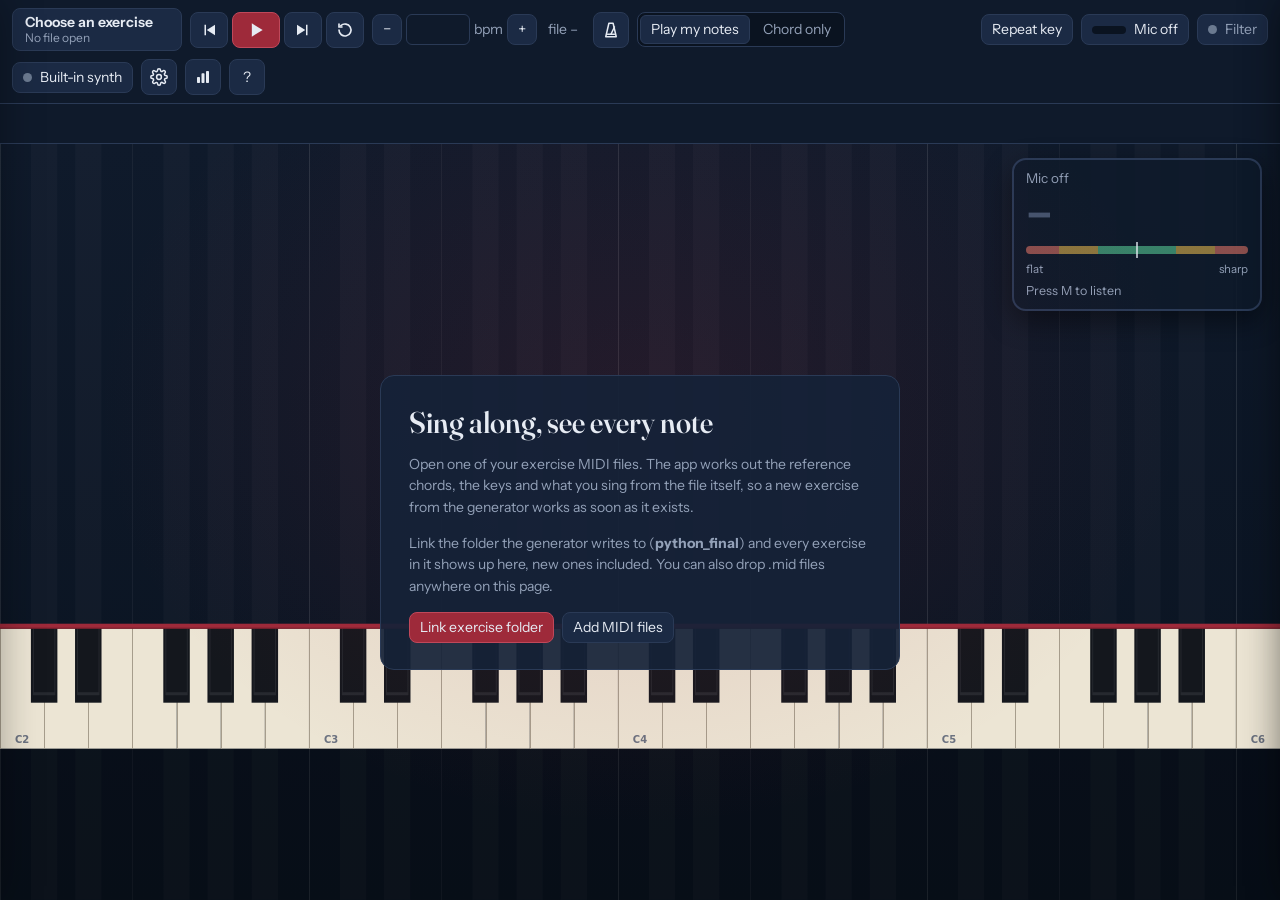
<file: index.html>
<!doctype html>
<html lang="en">
<head>
<meta charset="utf-8">
<meta name="viewport" content="width=device-width,initial-scale=1">
<title>Scales Feedback</title>
<meta name="description" content="Sing your scale exercises along with the piano and see whether you hit each note.">
<link rel="icon" href="data:image/svg+xml,%3Csvg xmlns='http://www.w3.org/2000/svg' viewBox='0 0 32 32'%3E%3Crect width='32' height='32' rx='7' fill='%230f1a2b'/%3E%3Crect x='5' y='20' width='22' height='3' fill='%239e2a3a'/%3E%3Crect x='8' y='7' width='5' height='11' rx='2' fill='%23d4b26a'/%3E%3Crect x='17' y='4' width='5' height='14' rx='2' fill='%238bd3f7'/%3E%3C/svg%3E">
<link rel="manifest" href="manifest.webmanifest">
<meta name="theme-color" content="#0f1a2b">
<link rel="apple-touch-icon" href="icons/icon-192.png">
<link rel="preconnect" href="https://fonts.googleapis.com">
<link rel="preconnect" href="https://fonts.gstatic.com" crossorigin>
<link rel="stylesheet" href="https://fonts.googleapis.com/css2?family=Fraunces:opsz,wght@9..144,400..700&family=Instrument+Sans:wght@400..700&display=swap">
<link rel="stylesheet" href="css/app.css?v=13">
</head>
<body>
<header class="bar">
  <button id="libBtn" class="ex-btn" title="Choose an exercise (E)"><span id="exName">Choose an exercise</span><span id="exSub" class="sub">No file open</span></button>

  <div class="group transport" aria-label="Transport">
    <button id="prevBtn" title="Previous key (←)" aria-label="Previous key"><svg width="18" height="18" viewBox="0 0 24 24" fill="currentColor"><path d="M6 5h2v14H6zM20 5v14L9 12z"/></svg></button>
    <button id="playBtn" class="play" title="Play or pause (Space)" aria-label="Play"><svg id="playIcon" width="20" height="20" viewBox="0 0 24 24" fill="currentColor"><path d="M7 4v16l13-8z"/></svg></button>
    <button id="nextBtn" title="Next key (→)" aria-label="Next key"><svg width="18" height="18" viewBox="0 0 24 24" fill="currentColor"><path d="M16 5h2v14h-2zM4 5v14l11-7z"/></svg></button>
    <button id="restartBtn" title="Back to the start (Home)" aria-label="Back to the start"><svg width="18" height="18" viewBox="0 0 24 24" fill="none" stroke="currentColor" stroke-width="2.2" stroke-linecap="round"><path d="M4 12a8 8 0 1 0 2.5-5.8"/><path d="M4 4v4h4"/></svg></button>
  </div>

  <div class="group tempo" aria-label="Tempo">
    <button id="bpmDown" title="Slower (↓, Shift for 1)" aria-label="Slower">−</button>
    <label class="bpm"><input id="bpmIn" type="number" min="20" max="400" step="1" aria-label="Tempo in beats per minute"><span>bpm</span></label>
    <button id="bpmUp" title="Faster (↑, Shift for 1)" aria-label="Faster">+</button>
    <button id="bpmReset" class="link" title="Back to the tempo written in the file">file <span id="bpmFile">–</span></button>
    <button id="metroBtn" class="icon-btn" title="Metronome: clicks on the beat of the exercise (K)" aria-label="Metronome" aria-pressed="false"><svg width="18" height="18" viewBox="0 0 24 24" fill="none" stroke="currentColor" stroke-width="2" stroke-linejoin="round" stroke-linecap="round"><path d="M9.2 3h5.6l4.2 18H5z"/><path d="M12 17.5l4.6-9.5"/><path d="M7.4 17.5h9.2"/></svg></button>
  </div>

  <div class="group seg" id="guideSeg" aria-label="What the piano plays while you sing">
    <button data-guide="on" aria-pressed="true" title="The piano plays the notes you sing (G)">Play my notes</button>
    <button data-guide="off" aria-pressed="false" title="Only the chord sounds; the notes keep their timing on screen (G)">Chord only</button>
  </div>

  <div class="group seg" id="voiceSeg" hidden aria-label="Which voice you sing"></div>

  <div class="spacer"></div>

  <button id="loopBtn" title="Repeat this key until you turn it off (L)" aria-pressed="false">Repeat key</button>
  <button id="micBtn" class="mic" title="Listen through the microphone (M)" aria-pressed="false"><span class="meter"><i id="micMeter"></i></span><span id="micLabel">Mic off</span></button>
  <button id="filterBtn" class="out" title="Take the piano out of what the mic hears (F)" aria-pressed="false"><span class="dot" id="filterDot"></span><span>Filter</span></button>
  <button id="outBtn" class="out" title="Sound: where the notes play"><span class="dot" id="outDot"></span><span id="outLabel">Synth</span></button>
  <button id="setBtn" class="icon-btn" title="Settings (S)" aria-label="Settings"><svg width="18" height="18" viewBox="0 0 24 24" fill="none" stroke="currentColor" stroke-width="2"><circle cx="12" cy="12" r="3.2"/><path d="M19.4 15a1.7 1.7 0 0 0 .3 1.8l.1.1a2 2 0 1 1-2.8 2.8l-.1-.1a1.7 1.7 0 0 0-1.8-.3 1.7 1.7 0 0 0-1 1.5V21a2 2 0 1 1-4 0v-.1a1.7 1.7 0 0 0-1.1-1.5 1.7 1.7 0 0 0-1.8.3l-.1.1a2 2 0 1 1-2.8-2.8l.1-.1a1.7 1.7 0 0 0 .3-1.8 1.7 1.7 0 0 0-1.5-1H3a2 2 0 1 1 0-4h.1a1.7 1.7 0 0 0 1.5-1.1 1.7 1.7 0 0 0-.3-1.8l-.1-.1a2 2 0 1 1 2.8-2.8l.1.1a1.7 1.7 0 0 0 1.8.3H9a1.7 1.7 0 0 0 1-1.5V3a2 2 0 1 1 4 0v.1a1.7 1.7 0 0 0 1 1.5 1.7 1.7 0 0 0 1.8-.3l.1-.1a2 2 0 1 1 2.8 2.8l-.1.1a1.7 1.7 0 0 0-.3 1.8V9a1.7 1.7 0 0 0 1.5 1H21a2 2 0 1 1 0 4h-.1a1.7 1.7 0 0 0-1.5 1z"/></svg></button>
  <button id="resBtn" class="icon-btn" title="Results (R)" aria-label="Results"><svg width="18" height="18" viewBox="0 0 24 24" fill="currentColor"><rect x="4" y="12" width="4" height="8" rx="1"/><rect x="10" y="7" width="4" height="13" rx="1"/><rect x="16" y="4" width="4" height="16" rx="1"/></svg></button>
  <button id="helpBtn" class="icon-btn" title="Keyboard shortcuts (?)" aria-label="Keyboard shortcuts">?</button>
</header>

<nav id="keys" class="keys" aria-label="Keys in this exercise"></nav>

<main id="stage">
  <canvas id="cv"></canvas>
  <div class="hud" aria-live="polite">
    <div class="hud-left" id="hudLeft">
      <div id="hudKey" class="keyname"></div>
      <div id="hudInfo" class="info"></div>
    </div>
    <div class="tuner" id="tuner">
      <div class="t-head"><span id="tTarget">Mic off</span><span id="tSyl" class="syl"></span></div>
      <div class="t-main"><span id="tNote" class="t-note">–</span><span id="tCents" class="t-cents"></span></div>
      <div class="t-meter" aria-hidden="true"><div id="tZones" class="zones"></div><i class="mid"></i><i id="tNeedle" class="needle"></i></div>
      <div class="t-scale" aria-hidden="true"><span>flat</span><span>sharp</span></div>
      <div class="t-foot"><span id="tState">Press M to listen</span><span id="tLast"></span></div>
    </div>
  </div>
  <div id="toast" class="toast" hidden></div>
  <div id="calib" class="calib" hidden>
    <div class="big" style="font-weight:650;font-size:16px">Stay quiet for a few seconds</div>
    <div class="hint" id="calibWhat" style="color:var(--muted);margin-top:4px">The piano plays a run of notes so the app can learn how it sounds in your room.</div>
    <div class="prog"><i id="calibProg"></i></div>
  </div>
  <div id="empty" class="empty">
    <div class="card">
      <h1>Sing along, see every note</h1>
      <p>Open one of your exercise MIDI files. The app works out the reference chords, the keys and what you sing from the file itself, so a new exercise from the generator works as soon as it exists.</p>
      <p>Link the folder the generator writes to (<b>python_final</b>) and every exercise in it shows up here, new ones included. You can also drop .mid files anywhere on this page.</p>
      <div class="row">
        <button id="emptyLink" class="primary">Link exercise folder</button>
        <button id="emptyAdd">Add MIDI files</button>
      </div>
    </div>
  </div>
</main>

<!-- library -->
<aside id="lib" class="drawer left" aria-label="Exercises">
  <header><h2>Exercises</h2><button class="link" data-close>Close</button></header>
  <div id="folderBox"></div>
  <div class="row" style="margin-top:8px">
    <button id="addFilesBtn">Add MIDI files</button>
    <input id="fileIn" type="file" accept=".mid,.midi,audio/midi" multiple hidden>
    <input id="dirIn" type="file" webkitdirectory hidden>
  </div>
  <p class="hint">Files you add are kept in this browser. Drop them anywhere on the page too.</p>
  <input id="libSearch" type="search" placeholder="Find an exercise" style="width:100%;margin-top:6px" aria-label="Find an exercise">
  <div id="libList" class="lib-list"></div>
</aside>

<!-- settings -->
<aside id="set" class="drawer right" aria-label="Settings">
  <header><h2>Settings</h2><button class="link" data-close>Close</button></header>

  <h3>Sound</h3>
  <div class="seg" id="outSeg" style="display:inline-flex" aria-label="Where the notes play">
    <button data-out="midi">Piano</button>
    <button data-out="samples">Samples</button>
    <button data-out="synth">Built-in</button>
  </div>
  <div id="outStatus" class="status"></div>
  <div id="pianoBox" class="sub-box">
    <div class="field"><label for="midiPort">MIDI output</label><select id="midiPort"></select></div>
    <div class="field"><label for="midiCh">MIDI channel</label><select id="midiCh"></select></div>
    <div class="field full"><label for="refSel">The piano's USB audio</label><select id="refSel"></select><div class="lvl" aria-hidden="true"><i id="refLvl"></i></div></div>
    <div id="refInStatus" class="status"></div>
    <div class="row"><button id="refAsk" hidden>Ask Chrome for the piano’s input</button></div>
    <p class="hint">With the P-225 connected by USB it shows up as an input called Line (P-Series). Hear me over the piano uses it to take the piano out of what the mic hears.</p>
    <p class="hint" id="fileHint" hidden>Opened straight from the disk, Chrome hides the inputs and asks for each one, every time: once for the mic, then again for the piano (choose Line (P-Series) in its box). Open the app from <a href="https://yonabenreuven2.github.io/scales-feedback/">its GitHub Pages address</a> instead and it connects to both by itself.</p>
    <label class="check"><input type="checkbox" id="pedalOn"> The piano's sustain pedal plays and pauses</label>
  </div>
  <div id="samplesBox" class="sub-box">
    <div id="samplesInfo" class="status"></div>
    <div class="row"><button id="importSamples">Import samples zip</button><button id="removeSamples">Remove the samples</button></div>
    <input id="zipIn" type="file" accept=".zip,application/zip" hidden>
    <p class="hint">A zip of mNNN_name_vVVV.wav recordings, like the one recorded from the P-225. It stays in this browser and is never uploaded.</p>
  </div>
  <div id="synthBox" class="sub-box">
    <p class="hint">A simple piano-like sound made in the browser: nothing to set up.</p>
  </div>
  <div class="field"><label for="velAcc">Chord touch</label><span class="val" id="velAccV"></span><input id="velAcc" type="range" min="1" max="127" style="grid-column:1/-1"></div>
  <div class="field"><label for="velSing">Your notes touch</label><span class="val" id="velSingV"></span><input id="velSing" type="range" min="1" max="127" style="grid-column:1/-1"></div>
  <p class="hint">How hard the notes are played (the files are written at full velocity), and so how loud. Keys you click on the screen play at your notes’ touch.</p>
  <div class="field"><label for="metroVol">Metronome</label><span class="val" id="metroVolV"></span><input id="metroVol" type="range" min="5" max="100" step="5" style="grid-column:1/-1"></div>

  <h3>Microphone</h3>
  <div class="field full"><label for="micSel">Microphone</label><select id="micSel"></select><div class="lvl" aria-hidden="true"><i id="micLvl"></i></div></div>
  <div id="micStatus" class="status" role="status"></div>
  <div id="micWarn" class="warn" hidden></div>
  <div class="field"><label for="gate">Ignore sounds below</label><span class="val" id="gateV"></span><input id="gate" type="range" min="-80" max="-20" step="1" style="grid-column:1/-1"></div>
  <div class="field"><label for="lat">Mic delay</label><span class="val" id="latV"></span><input id="lat" type="range" min="0" max="250" step="5" style="grid-column:1/-1"></div>
  <p class="hint">If your pitch line below the keys trails the notes, raise the mic delay until they line up.</p>

  <h3>Hear me over the piano</h3>
  <label class="check"><input type="checkbox" id="refOn"> Take the piano’s sound out of what the mic hears</label>
  <p class="hint">For singing without headphones. <span id="refWhat"></span> The app learns how that sound reaches your mic and subtracts it, so only your voice is left. Calibrate once with the mic where you sing: it learns every key in a few seconds and remembers them.</p>
  <div id="refStatus" class="status"></div>
  <div id="refBox">
    <div class="row"><button id="calibBtn">Calibrate (15 to 20 seconds, stay quiet)</button><button id="refForget" class="link">Forget what it learned</button></div>
    <label class="check"><input type="checkbox" id="filterGuide"> Use it in Play my notes</label>
    <label class="check"><input type="checkbox" id="filterChord"> Use it in Chord only</label>
    <p class="hint">In Chord only nothing plays while you sing, so by default the mic is heard as it is there. The Filter button at the top switches it for the mode you’re in.</p>
  </div>
  <div class="row"><button id="devReport" class="link">Copy a device report</button><button id="recSave" class="link">Save the last 40 seconds</button><a class="link" href="lab.html" target="_blank" rel="noopener">Open the filter lab</a></div>
  <p class="hint">If the mic or the piano’s input won’t work, the report copies what the browser says about your inputs, to paste into a message. If it doesn’t hear you well over the piano, sing an exercise and then save the last 40 seconds: a sound file of what the mic and the piano’s sound were, with what the app made of each moment, so the filter can be tuned to your room. The filter lab runs a short test and lets you hear what the filter leaves. Nothing is uploaded.</p>
  <textarea id="devReportOut" class="report" rows="8" readonly hidden></textarea>

  <h3>Judging</h3>
  <div class="field"><label for="tol">Counts as hit within</label><span class="val" id="tolV"></span><input id="tol" type="range" min="10" max="60" step="5" style="grid-column:1/-1"></div>
  <div class="field"><label for="grace">Not judged at each note's start and end</label><span class="val" id="graceV"></span><input id="grace" type="range" min="0" max="300" step="10" style="grid-column:1/-1"></div>
  <p class="hint">While your voice moves from one note to the next. Up to a third of a note at each end, so short notes are still judged.</p>
  <label class="check"><input type="checkbox" id="octFree"> Any octave counts</label>

  <h3>Practice</h3>
  <label class="check"><input type="checkbox" id="skipOn"> Skip keys outside my range</label>
  <div class="row range-pair"><label for="rangeLo">From</label><input id="rangeLo" type="text" value="E2"><label for="rangeHi">to</label><input id="rangeHi" type="text" value="A4"></div>
  <label class="check"><input type="checkbox" id="shuffleOn"> Shuffle the keys</label>
  <div class="field"><label for="preroll">Lead-in before the first chord</label><span class="val" id="prerollV"></span><input id="preroll" type="range" min="0" max="4" step="0.5" style="grid-column:1/-1"></div>

  <h3>View</h3>
  <div class="field"><label for="kbView">The keyboard shows</label><select id="kbView"><option value="fit">The whole exercise</option><option value="all">All 88 keys</option><option value="zoom">A set number of keys</option></select></div>
  <div class="field" id="kbWhitesRow"><label for="kbWhites">Keys across</label><span class="val" id="kbWhitesV"></span><input id="kbWhites" type="range" min="8" max="52" step="1" style="grid-column:1/-1"></div>
  <p class="hint">Zoomed in, it scrolls by itself to keep what’s coming (and your voice) in view; drag the notes sideways or use the wheel to look around. Ctrl + wheel or + and − zoom, 0 shows the whole exercise.</p>
  <div class="field"><label for="ahead">Notes visible ahead</label><span class="val" id="aheadV"></span><input id="ahead" type="range" min="1.5" max="8" step="0.5" style="grid-column:1/-1"></div>
  <div class="field"><label for="labels">Note labels</label><select id="labels"><option value="solfege">Solfège (movable do)</option><option value="names">Note names</option><option value="none">None</option></select></div>
  <label class="check"><input type="checkbox" id="histOn"> Show my pitch below the keys</label>
  <div class="row"><span class="hint" style="margin:0">Drag the keyboard’s top or bottom edge to resize it, or the strip below it.</span><button id="kbReset" class="link">Reset the sizes</button></div>
  <div class="field"><label for="feedback">While I sing, show</label><select id="feedback"><option value="all">How I’m doing</option><option value="where">Only where I’m singing</option><option value="none">Nothing until the end</option></select></div>
  <div class="field" id="boxPlaceRow"><label for="boxPlace">The box</label><select id="boxPlace"><option value="right">Stays on the right</option><option value="move">Moves out of the notes’ way</option></select></div>

  <h3>This exercise</h3>
  <div id="exInfo" class="hint"></div>
  <div id="partsBox"></div>
</aside>

<!-- results -->
<aside id="res" class="drawer right wide" aria-label="Results">
  <header><h2>Results</h2><div class="seg tabs" id="resTabs"><button data-tab="run" aria-pressed="true">This run</button><button data-tab="time" aria-pressed="false">Over time</button></div><button class="link" data-close>Close</button></header>
  <div id="resRun"></div>
  <div id="resTime" hidden></div>
</aside>

<div id="help" class="modal" hidden>
  <div class="card" role="dialog" aria-label="Keyboard shortcuts">
    <h2>Keyboard shortcuts</h2>
    <div class="keys-table">
      <kbd>Space</kbd><span>Play or pause</span>
      <kbd>←</kbd><span>Back to the start of this key, then the key before</span>
      <kbd>→</kbd><span>Next key</span>
      <kbd>↑ ↓</kbd><span>Tempo up or down by 5 (with Shift, by 1)</span>
      <kbd>Home</kbd><span>Back to the first key</span>
      <kbd>G</kbd><span>Play my notes or chord only</span>
      <kbd>V</kbd><span>Next voice (in exercises with voices)</span>
      <kbd>L</kbd><span>Repeat this key</span>
      <kbd>M</kbd><span>Microphone on or off</span>
      <kbd>F</kbd><span>Filter on or off, in the mode you’re in</span>
      <kbd>K</kbd><span>Metronome</span>
      <kbd>H</kbd><span>While you sing, show how you’re doing, only where you sing, or nothing</span>
      <kbd>+ −</kbd><span>Zoom the keyboard in or out (0: the whole exercise)</span>
      <kbd>N</kbd><span>Note labels: solfège, names, none</span>
      <kbd>[ ]</kbd><span>Notes fall slower or faster</span>
      <kbd>E</kbd><span>Exercises</span>
      <kbd>S</kbd><span>Settings</span>
      <kbd>R</kbd><span>Results</span>
      <kbd>?</kbd><span>This list</span>
    </div>
    <p class="hint" style="color:var(--muted);margin-top:14px">Dashed notes are yours to sing without the piano. Brass notes are the piano's chords; the mic never listens to them.</p>
    <p class="hint" style="color:var(--muted)">Click or drag along the keys to play them. Drag the keyboard’s top or bottom edge to make it, or the strip under it, taller (double-click the edge to undo). Zoomed in, drag the notes sideways or use the wheel to scroll.</p>
    <div class="row" style="justify-content:flex-end;margin-top:8px"><button data-close>Close</button></div>
  </div>
</div>

<script src="js/core.js?v=13"></script>
<script src="js/midifile.js?v=13"></script>
<script src="js/analyze.js?v=13"></script>
<script src="js/player.js?v=13"></script>
<script src="js/pitch.js?v=13"></script>
<script src="js/echo.js?v=13"></script>
<script src="js/ears.js?v=13"></script>
<script src="js/scoring.js?v=13"></script>
<script src="js/report.js?v=13"></script>
<script src="js/outputs.js?v=13"></script>
<script src="js/samples.js?v=13"></script>
<script src="js/listen.js?v=13"></script>
<script src="js/library.js?v=13"></script>
<script src="js/render.js?v=13"></script>
<script src="js/results.js?v=13"></script>
<script src="js/app.js?v=13"></script>
<script src="js/pwa.js?v=13"></script>
</body>
</html>
</file>
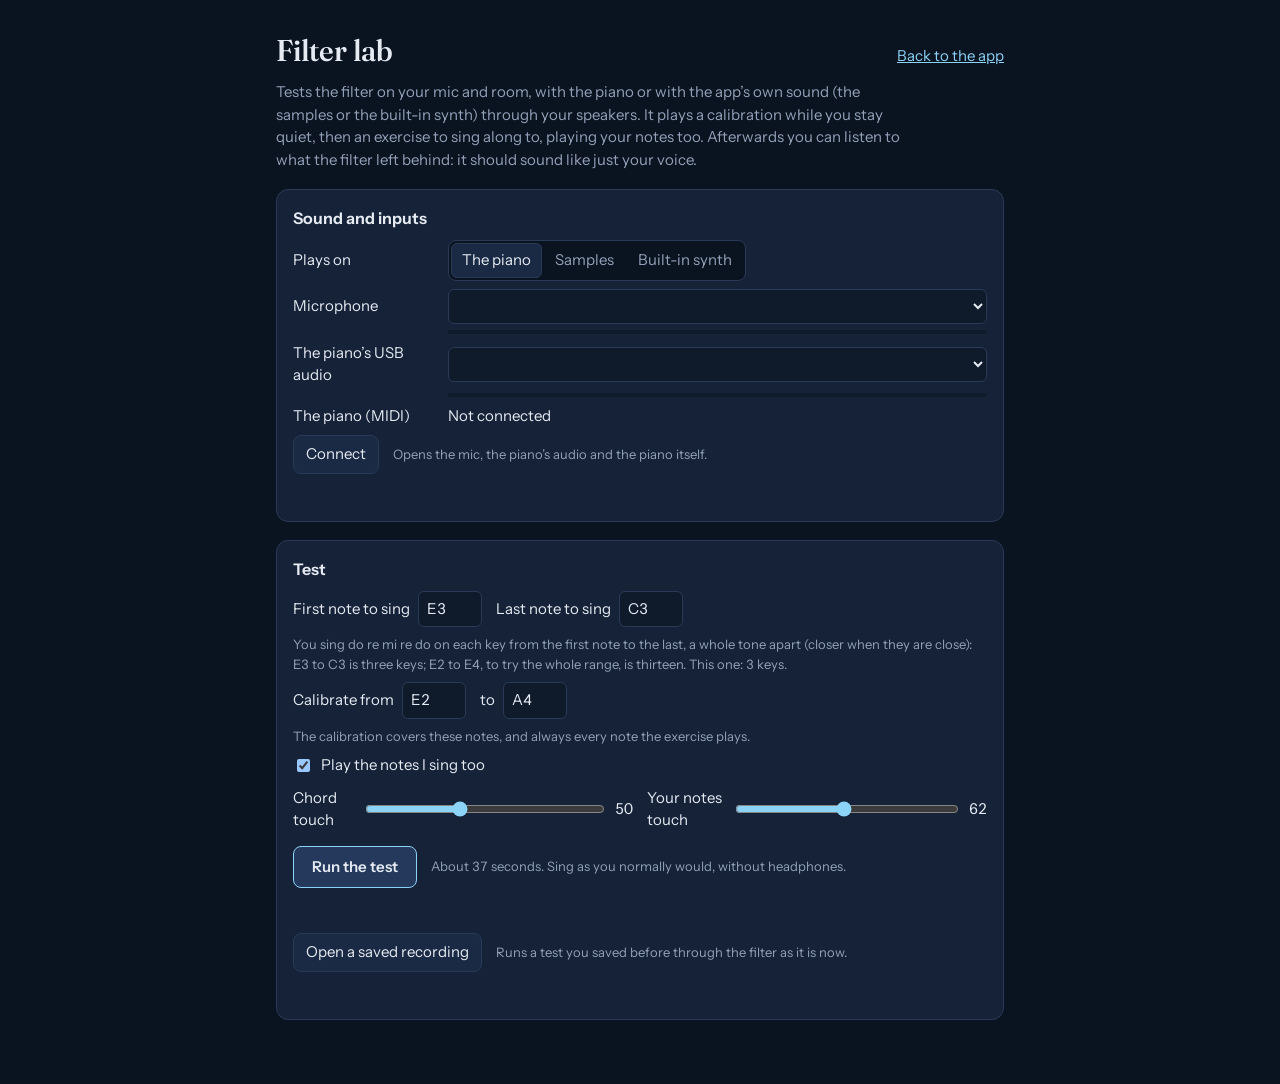
<file: lab.html>
<!doctype html>
<html lang="en">
<head>
<meta charset="utf-8">
<meta name="viewport" content="width=device-width,initial-scale=1">
<title>Filter lab</title>
<meta name="description" content="Test the piano filter of Scales Feedback on your own piano, mic and room, and hear what it leaves.">
<link rel="icon" href="data:image/svg+xml,%3Csvg xmlns='http://www.w3.org/2000/svg' viewBox='0 0 32 32'%3E%3Crect width='32' height='32' rx='7' fill='%230f1a2b'/%3E%3Crect x='5' y='20' width='22' height='3' fill='%239e2a3a'/%3E%3Crect x='8' y='7' width='5' height='11' rx='2' fill='%23d4b26a'/%3E%3Crect x='17' y='4' width='5' height='14' rx='2' fill='%238bd3f7'/%3E%3C/svg%3E">
<meta name="theme-color" content="#0f1a2b">
<link rel="preconnect" href="https://fonts.googleapis.com">
<link rel="preconnect" href="https://fonts.gstatic.com" crossorigin>
<link rel="stylesheet" href="https://fonts.googleapis.com/css2?family=Fraunces:opsz,wght@9..144,400..700&family=Instrument+Sans:wght@400..700&display=swap">
<style>
:root {
  --ink: #0f1a2b;
  --ink-deep: #0a1320;
  --panel: #152238;
  --panel-2: #1b2a44;
  --line: #2a3a56;
  --text: #e6ebf3;
  --muted: #93a1b8;
  --voice: #8bd3f7;
  --hit: #5bd69b;
  --close: #f2c14e;
  --off: #f07a6a;
  --radius: 8px;
  --ui: 'Instrument Sans', system-ui, -apple-system, 'Segoe UI', Roboto, sans-serif;
  --serif: 'Fraunces', Georgia, 'Times New Roman', serif;
  color-scheme: dark;
}
* { box-sizing: border-box; }
[hidden] { display: none !important; }
body { margin: 0; background: var(--ink-deep); color: var(--text); font: 15px/1.5 var(--ui); font-feature-settings: 'tnum' 1; }
main { max-width: 760px; margin: 0 auto; padding: 28px 16px 64px; }
header { display: flex; align-items: baseline; justify-content: space-between; gap: 12px; }
h1 { font-family: var(--serif); font-weight: 560; font-size: 30px; margin: 0; font-variation-settings: 'opsz' 72; }
h2 { font-size: 16px; font-weight: 650; margin: 0 0 10px; }
h3 { font-size: 14px; font-weight: 600; margin: 18px 0 8px; color: var(--muted); }
a { color: var(--voice); }
p { margin: 8px 0; }
.lead { color: var(--muted); max-width: 64ch; }
section { background: var(--panel); border: 1px solid var(--line); border-radius: 12px; padding: 16px; margin-top: 18px; }
button, input, select { font: inherit; color: inherit; }
button { background: var(--panel-2); border: 1px solid var(--line); border-radius: var(--radius); padding: 7px 12px; cursor: pointer; }
button:hover { border-color: #3d5174; }
button:disabled { opacity: 0.45; cursor: default; }
button.main { background: #24395c; border-color: var(--voice); font-weight: 600; padding: 9px 18px; }
button.playing { border-color: var(--voice); color: var(--voice); }
:focus-visible { outline: 2px solid var(--voice); outline-offset: 2px; }
select, input[type='text'] { background: var(--ink); border: 1px solid var(--line); border-radius: 6px; padding: 6px 8px; }
input[type='text'] { width: 64px; }
input[type='range'] { accent-color: var(--voice); width: 100%; }
.dev { display: grid; grid-template-columns: 9.5em 1fr; gap: 6px 12px; align-items: center; margin: 8px 0; }
.dev select { width: 100%; min-width: 0; }
.lvl { grid-column: 2; height: 4px; background: var(--ink); border-radius: 2px; overflow: hidden; }
.lvl i { display: block; height: 100%; width: 0; background: var(--hit); transition: width 60ms linear; }
.row { display: flex; gap: 10px 14px; align-items: center; flex-wrap: wrap; }
.field { display: flex; align-items: center; gap: 8px; }
.status { color: var(--muted); font-size: 14px; margin: 10px 0 0; min-height: 1.5em; }
.status.ok { color: var(--hit); }
.status.bad { color: var(--off); }
.prog { height: 6px; background: var(--ink); border-radius: 3px; overflow: hidden; margin-top: 10px; }
.prog i { display: block; height: 100%; width: 0; background: var(--voice); }
.big { font-size: 22px; margin: 6px 0 2px; font-family: var(--serif); font-variation-settings: 'opsz' 48; }
.nums { display: grid; grid-template-columns: repeat(auto-fit, minmax(160px, 1fr)); gap: 12px; margin: 6px 0 14px; }
.num { background: var(--ink); border: 1px solid var(--line); border-radius: 10px; padding: 10px 12px; }
.num b { display: block; font-size: 24px; font-weight: 600; }
.num span { color: var(--muted); font-size: 13px; }
canvas { width: 100%; height: 150px; display: block; background: var(--ink); border: 1px solid var(--line); border-radius: 10px; }
canvas.tall { height: 220px; }
.dot { display: inline-block; width: 8px; height: 8px; border-radius: 50%; vertical-align: middle; margin-right: 3px; }
.dot:last-of-type { margin-right: 6px; }
.dot.ring { background: transparent; border: 1.5px solid var(--muted); width: 7px; height: 7px; }
.legend { display: flex; gap: 16px; color: var(--muted); font-size: 13px; margin: 6px 0 14px; flex-wrap: wrap; }
.legend i { display: inline-block; width: 18px; height: 3px; vertical-align: middle; margin-right: 6px; border-radius: 2px; }
.legend > span { white-space: nowrap; }
.players { display: grid; gap: 8px; }
.players button { text-align: left; display: flex; justify-content: space-between; gap: 12px; }
.players button small { color: var(--muted); }
.hint { color: var(--muted); font-size: 13px; }
.seg { justify-self: start; display: inline-flex; background: var(--ink-deep); border: 1px solid var(--line); border-radius: var(--radius); padding: 2px; gap: 2px; }
.seg button { border: 1px solid transparent; background: none; padding: 5px 10px; border-radius: 6px; color: var(--muted); }
.seg button[aria-pressed='true'] { background: var(--panel-2); border-color: var(--line); color: var(--text); }
/* how much of each note it heard, low to high */
.by-note { display: grid; grid-template-columns: repeat(auto-fill, minmax(74px, 1fr)); gap: 6px; margin: 0 0 12px; }
.by-note div { background: var(--ink); border: 1px solid var(--line); border-radius: 8px; padding: 6px 8px; font-size: 13px; }
.by-note b { display: block; font-size: 17px; font-weight: 600; }
.by-note i { display: block; height: 4px; border-radius: 2px; background: var(--ink-deep); margin-top: 5px; overflow: hidden; }
.by-note i span { display: block; height: 100%; background: var(--hit); }
@media (max-width: 520px) { .dev { grid-template-columns: 1fr; } .lvl { grid-column: 1; } }
</style>
</head>
<body>
<main>
  <header>
    <h1>Filter lab</h1>
    <a href="./">Back to the app</a>
  </header>
  <p class="lead">Tests the filter on your mic and room, with the piano or with the app’s own sound (the samples or the built-in synth) through your speakers. It plays a calibration while you stay quiet, then an exercise to sing along to, playing your notes too. Afterwards you can listen to what the filter left behind: it should sound like just your voice.</p>

  <section>
    <h2>Sound and inputs</h2>
    <div class="dev"><span>Plays on</span><div class="seg" id="outSeg" role="group" aria-label="What plays the notes"><button data-out="midi" aria-pressed="true">The piano</button><button data-out="samples" aria-pressed="false">Samples</button><button data-out="synth" aria-pressed="false">Built-in synth</button></div></div>
    <div class="dev"><label for="micSel">Microphone</label><select id="micSel"></select><div class="lvl" aria-hidden="true"><i id="micLvl"></i></div></div>
    <div class="dev piano-only"><label for="refSel">The piano’s USB audio</label><select id="refSel"></select><div class="lvl" aria-hidden="true"><i id="refLvl"></i></div></div>
    <div class="dev piano-only"><span>The piano (MIDI)</span><span id="midiName">Not connected</span></div>
    <div class="dev app-only" hidden><span>What it removes</span><span id="appName">The app’s own sound, as it goes to the speakers</span></div>
    <div class="row"><button id="connectBtn">Connect</button><span class="hint" id="connectHint">Opens the mic, the piano’s audio and the piano itself.</span></div>
    <p id="devStatus" class="status"></p>
  </section>

  <section>
    <h2>Test</h2>
    <div class="row">
      <label class="field">First note to sing <input id="firstNote" type="text" value="E3"></label>
      <label class="field">Last note to sing <input id="lastNote" type="text" value="C3"></label>
    </div>
    <p class="hint">You sing do re mi re do on each key from the first note to the last, a whole tone apart (closer when they are close): E3 to C3 is three keys; E2 to E4, to try the whole range, is thirteen. <span id="estimate"></span></p>
    <div class="row">
      <label class="field">Calibrate from <input id="loNote" type="text" value="E2"></label>
      <label class="field">to <input id="hiNote" type="text" value="A4"></label>
    </div>
    <p class="hint">The calibration covers these notes, and always every note the exercise plays.</p>
    <div class="row">
      <label class="field"><input id="guideOn" type="checkbox" checked> Play the notes I sing too</label>
    </div>
    <div class="row" style="margin-top:10px">
      <label class="field" style="flex:1;min-width:200px">Chord touch <input id="velAcc" type="range" min="1" max="127" value="50"><span id="velAccV">50</span></label>
      <label class="field" style="flex:1;min-width:200px">Your notes touch <input id="velSing" type="range" min="1" max="127" value="62"><span id="velSingV">62</span></label>
    </div>
    <div class="row" style="margin-top:14px"><button id="runBtn" class="main">Run the test</button><span class="hint" id="runHint">Sing as you normally would, without headphones.</span></div>
    <p id="phase" class="big" hidden></p>
    <div class="prog" id="progBox" hidden><i id="prog"></i></div>
    <p id="runStatus" class="status"></p>
    <div class="row" style="margin-top:14px"><button id="openBtn">Open a saved recording</button><input id="openFile" type="file" accept=".wav,audio/wav" hidden><span class="hint">Runs a test you saved before through the filter as it is now.</span></div>
    <p id="openStatus" class="status"></p>
  </section>

  <section id="results" hidden>
    <h2>What the filter did</h2>
    <div class="nums">
      <div class="num"><b id="nDelay">–</b><span id="nDelayNote">Delay from the piano’s audio to the mic</span></div>
      <div class="num"><b id="nCal">–</b><span id="nCalNote">Piano removed while you were quiet</span></div>
      <div class="num"><b id="nSing">–</b><span>Of your sung notes it could hear</span></div>
      <div class="num"><b id="nVoice">–</b><span id="nVoiceNote">Your voice against the piano playing your notes, at the mic (above 0: you were louder)</span></div>
    </div>
    <p id="verdict"></p>
    <h3>What it heard you sing</h3>
    <div id="byNote" class="by-note"></div>
    <canvas id="pitchChart" class="tall" width="1400" height="440" aria-label="Pitch over time: the notes to sing, and the pitch the app heard"></canvas>
    <div class="legend"><span><i style="background:#2c4a73;height:10px"></i>The notes to sing</span><span><b class="dot" style="background:#5bd69b"></b><b class="dot" style="background:#f2c14e"></b><b class="dot" style="background:#f07a6a"></b>Heard as you: on pitch, close, off</span><span><b class="dot ring"></b>A pitch it read but couldn’t tell from the piano</span></div>
    <h3>Level over time</h3>
    <canvas id="chart" width="1400" height="300" aria-label="Level over time: the mic, and what was left after removing the piano"></canvas>
    <div class="legend"><span><i style="background:#c3cddc;height:4px"></i>The mic</span><span><i style="background:#8bd3f7"></i>What’s left after removing the piano</span><span><i style="background:#2a3a56;height:10px"></i>Calibration</span><span><i style="background:#24395c;height:10px"></i>Your sung notes</span></div>
    <div class="row" style="margin-bottom:10px"><label class="field"><input id="wholeOn" type="checkbox"> Play the whole test, not just the singing</label></div>
    <div class="players">
      <button data-track="mic">The mic <small>the piano and you, as the room heard it</small></button>
      <button data-track="post">What’s left <small>after removing the piano: should be mostly your voice</small></button>
      <button data-track="res">Before the clean-up <small>what the room filter alone leaves</small></button>
      <button data-track="echo"><span id="echoLabel">The piano, as the filter predicts the mic hears it</span> <small>what it removes</small></button>
      <button data-track="ref"><span id="refLabel">The piano’s own audio</span> <small id="refSmall">from the USB cable</small></button>
    </div>
    <div class="row" style="margin-top:14px"><button id="saveBtn">Save the recording</button><span class="hint">A sound file of both inputs with what the app decided, to send for tuning the filter.</span></div>
  </section>
</main>
<script src="js/core.js?v=13"></script>
<script src="js/pitch.js?v=13"></script>
<script src="js/echo.js?v=13"></script>
<script src="js/ears.js?v=13"></script>
<script src="js/outputs.js?v=13"></script>
<script src="js/samples.js?v=13"></script>
<script src="js/listen.js?v=13"></script>
<script src="js/lab.js?v=13"></script>
<script src="js/pwa.js?v=13"></script>
</body>
</html>
</file>
<file: css/app.css>
/* Scales Feedback — a practice room at night: ink-blue walls, ivory and ebony keys,
   the crimson felt strip above them, brass for the piano's chords, ice-blue for the voice. */
:root {
  --ink: #0f1a2b;
  --ink-deep: #0a1320;
  --panel: #152238;
  --panel-2: #1b2a44;
  --line: #2a3a56;
  --text: #e6ebf3;
  --muted: #93a1b8;
  --brass: #d4b26a;
  --voice: #8bd3f7;
  --sage: #7fb8a4;
  --felt: #9e2a3a;
  --hit: #5bd69b;
  --close: #f2c14e;
  --off: #f07a6a;
  --silent: #6b7a90;
  --focus: #8bd3f7;
  --radius: 8px;
  --ui: 'Instrument Sans', system-ui, -apple-system, 'Segoe UI', Roboto, sans-serif;
  --serif: 'Fraunces', Georgia, 'Times New Roman', serif;
  color-scheme: dark;
}
* { box-sizing: border-box; }
[hidden] { display: none !important; }
html, body { height: 100%; }
body {
  margin: 0;
  background: var(--ink-deep);
  color: var(--text);
  font: 14px/1.4 var(--ui);
  font-feature-settings: 'tnum' 1;
  display: grid;
  grid-template-rows: auto auto 1fr;
  overflow: hidden;
}
button, input, select { font: inherit; color: inherit; }
button {
  background: var(--panel-2);
  border: 1px solid var(--line);
  border-radius: var(--radius);
  padding: 6px 10px;
  cursor: pointer;
  line-height: 1.2;
  white-space: nowrap;
}
button:hover { border-color: #3d5174; }
button:disabled { opacity: 0.45; cursor: default; }
button[aria-pressed='true'], button.on { background: #24395c; border-color: var(--voice); }
:focus-visible { outline: 2px solid var(--focus); outline-offset: 2px; }
input[type='number'], input[type='text'], input[type='search'], select {
  background: var(--ink);
  border: 1px solid var(--line);
  border-radius: 6px;
  padding: 5px 8px;
}
input[type='range'] { accent-color: var(--voice); width: 100%; }
svg { display: block; }

/* ---------- top bar ---------- */
.bar {
  display: flex;
  flex-wrap: wrap;
  align-items: center;
  gap: 8px 8px;
  padding: 8px 12px;
  background: var(--ink);
  border-bottom: 1px solid var(--line);
}
.bar .spacer { flex: 1 1 0; }
.group { display: flex; align-items: center; gap: 4px; }
.ex-btn {
  display: flex;
  flex-direction: column;
  align-items: flex-start;
  min-width: 170px;
  max-width: 250px;
  padding: 5px 12px;
  text-align: left;
}
.ex-btn #exName { font-weight: 650; overflow: hidden; text-overflow: ellipsis; max-width: 100%; }
.ex-btn .sub { color: var(--muted); font-size: 12px; overflow: hidden; text-overflow: ellipsis; max-width: 100%; }
.transport button { width: 38px; height: 36px; padding: 0; display: grid; place-items: center; }
.transport .play { width: 48px; background: var(--felt); border-color: #c0485a; }
.transport .play:hover { border-color: #e06a7c; }
.tempo input { width: 64px; text-align: right; }
.tempo .bpm { display: flex; align-items: center; gap: 4px; color: var(--muted); }
.tempo button { min-width: 30px; }
.link { background: none; border-color: transparent; color: var(--muted); padding: 4px 6px; }
.link:hover { color: var(--text); border-color: transparent; }
.seg { background: var(--ink-deep); border: 1px solid var(--line); border-radius: var(--radius); padding: 2px; gap: 2px; }
.seg button { border: 1px solid transparent; background: none; padding: 5px 10px; border-radius: 6px; color: var(--muted); }
.seg button[aria-pressed='true'] { background: var(--panel-2); border-color: var(--line); color: var(--text); }
.seg .lbl { color: var(--muted); font-size: 12px; padding: 0 6px 0 8px; }
.mic, .out { display: flex; align-items: center; gap: 8px; }
.mic.live { border-color: var(--hit); }
.meter { width: 34px; height: 8px; border-radius: 4px; background: var(--ink-deep); overflow: hidden; position: relative; }
.meter i { position: absolute; inset: 0 auto 0 0; width: 0; background: var(--hit); transition: width 60ms linear; }
.dot { width: 9px; height: 9px; border-radius: 50%; background: var(--silent); }
.dot.ok { background: var(--hit); }
.dot.warn { background: var(--close); }
.icon-btn { width: 36px; height: 36px; padding: 0; display: grid; place-items: center; }
.tempo .icon-btn { margin-left: 4px; }
#filterBtn[aria-pressed='false'] { color: var(--muted); }

/* ---------- key strip ---------- */
.keys {
  display: flex;
  gap: 3px;
  overflow-x: auto;
  padding: 6px 12px;
  background: var(--ink);
  border-bottom: 1px solid var(--line);
  scrollbar-width: thin;
  min-height: 40px;
}
.keys button {
  flex: 0 0 auto;
  min-width: 42px;
  padding: 4px 6px;
  font-size: 12px;
  background: var(--ink-deep);
  color: var(--muted);
  position: relative;
}
.keys button .bar-score { position: absolute; left: 3px; right: 3px; bottom: 2px; height: 3px; border-radius: 2px; background: transparent; }
.keys button.cur { color: var(--text); border-color: var(--voice); background: #1a2b47; }
.keys button.out-of-range { opacity: 0.35; }
.keys button.s-hit .bar-score { background: var(--hit); }
.keys button.s-close .bar-score { background: var(--close); }
.keys button.s-off .bar-score { background: var(--off); }

/* ---------- stage ---------- */
main { position: relative; min-height: 0; }
canvas { position: absolute; inset: 0; width: 100%; height: 100%; display: block; }
#cv { touch-action: none; } /* the keys, the edges and the scrolling take the touches */
.hud { position: absolute; inset: 0 0 auto 0; display: flex; justify-content: space-between; padding: 14px 18px; pointer-events: none; gap: 16px; }
.keyname { font-family: var(--serif); font-size: clamp(28px, 4.2vw, 52px); font-weight: 560; line-height: 1; letter-spacing: -0.01em; font-variation-settings: 'opsz' 96; text-shadow: 0 2px 12px rgba(0, 0, 0, 0.6); }
.info { color: var(--muted); margin-top: 8px; font-size: 13px; text-shadow: 0 1px 6px rgba(0, 0, 0, 0.8); }
/* the tuner: what you are singing, readable from the bench at a glance. On the right, or
   moved out of the notes' way (a key at a time) */
.tuner {
  position: absolute;
  top: 14px;
  right: 18px;
  width: min(250px, 44vw);
  background: rgba(15, 26, 43, 0.86);
  border: 2px solid var(--line);
  border-radius: 14px;
  padding: 9px 12px 9px;
  box-shadow: 0 10px 28px rgba(0, 0, 0, 0.45);
  transition: border-color 120ms linear, transform 420ms cubic-bezier(0.3, 0.7, 0.2, 1);
}
.tuner.hit { border-color: var(--hit); box-shadow: 0 0 0 1px var(--hit), 0 0 34px rgba(91, 214, 155, 0.35); }
.tuner.close { border-color: var(--close); box-shadow: 0 0 30px rgba(242, 193, 78, 0.28); }
.tuner.off { border-color: var(--off); box-shadow: 0 0 30px rgba(240, 122, 106, 0.3); }
.t-head { display: flex; justify-content: space-between; align-items: baseline; color: var(--muted); font-size: 13.5px; }
.t-head .syl { font-family: var(--serif); font-style: italic; font-size: 17px; color: var(--voice); }
.t-main { display: flex; align-items: baseline; justify-content: space-between; gap: 10px; margin: 1px 0 5px; min-height: 46px; }
.t-note { font-size: 44px; font-weight: 750; line-height: 1; letter-spacing: -0.02em; }
.t-cents { font-size: 24px; font-weight: 700; line-height: 1; }
.tuner.hit .t-note, .tuner.hit .t-cents { color: var(--hit); }
.tuner.close .t-note, .tuner.close .t-cents { color: var(--close); }
.tuner.off .t-note, .tuner.off .t-cents { color: var(--off); }
.tuner.idle .t-note { color: #44546e; }
.t-meter { position: relative; height: 20px; }
.t-meter .zones { position: absolute; inset: 6px 0; border-radius: 4px; opacity: 0.55; }
.t-meter .mid { position: absolute; left: 50%; top: 2px; bottom: 2px; width: 2px; margin-left: -1px; background: var(--text); opacity: 0.7; }
.t-meter .needle { position: absolute; top: 0; left: 50%; width: 7px; height: 20px; margin-left: -3.5px; border-radius: 4px; background: var(--text); box-shadow: 0 0 12px currentColor; opacity: 0; transition: left 60ms linear; }
.t-meter .needle.on { opacity: 1; }
.t-scale { display: flex; justify-content: space-between; color: var(--muted); font-size: 11.5px; margin-top: 1px; }
.t-foot { display: flex; justify-content: space-between; gap: 10px; margin-top: 5px; font-size: 12.5px; color: var(--muted); }
.t-foot #tState.on { color: var(--hit); }
.t-foot #tLast { font-weight: 650; }
.toast {
  position: absolute; left: 50%; top: 18px; transform: translateX(-50%);
  background: rgba(21, 34, 56, 0.95); border: 1px solid var(--line); border-radius: 10px;
  padding: 10px 16px; box-shadow: 0 10px 30px rgba(0, 0, 0, 0.45); max-width: min(560px, 90vw); text-align: center;
}
.toast .big { font-weight: 650; font-size: 16px; }
.empty {
  position: absolute; inset: 0; display: grid; place-items: center; padding: 24px;
  background: radial-gradient(ellipse at 50% 35%, rgba(158, 42, 58, 0.16), transparent 60%);
}
.empty .card { max-width: 520px; background: rgba(21, 34, 56, 0.92); border: 1px solid var(--line); border-radius: 14px; padding: 26px 28px; }
.empty h1 { font-family: var(--serif); font-weight: 560; font-size: 30px; margin: 0 0 10px; font-variation-settings: 'opsz' 96; }
.empty p { color: var(--muted); margin: 0 0 14px; line-height: 1.55; }
.empty .row { display: flex; gap: 8px; flex-wrap: wrap; }
.primary { background: var(--felt); border-color: #c0485a; }
.drop-on main::after { content: 'Drop MIDI files to add them'; position: absolute; inset: 12px; border: 2px dashed var(--voice); border-radius: 16px; display: grid; place-items: center; font-size: 22px; background: rgba(10, 19, 32, 0.8); }
.calib {
  position: absolute; left: 50%; top: 40%; transform: translate(-50%, -50%);
  background: rgba(21, 34, 56, 0.96); border: 1px solid var(--felt); border-radius: 14px; padding: 20px 24px; text-align: center; min-width: 300px;
}
.calib .prog { height: 6px; background: var(--ink-deep); border-radius: 3px; margin-top: 12px; overflow: hidden; }
.calib .prog i { display: block; height: 100%; width: 0; background: var(--felt); }

/* ---------- drawers ---------- */
.drawer {
  position: fixed; top: 0; bottom: 0; width: min(400px, 100vw);
  background: var(--panel); border-left: 1px solid var(--line);
  overflow-y: auto; z-index: 20; padding: 0 18px 30px;
  transform: translateX(105%); transition: transform 160ms ease-out; right: 0;
  box-shadow: -18px 0 40px rgba(0, 0, 0, 0.35);
}
.drawer.wide { width: min(580px, 100vw); }
.drawer.left { left: 0; right: auto; border-left: 0; border-right: 1px solid var(--line); transform: translateX(-105%); box-shadow: 18px 0 40px rgba(0, 0, 0, 0.35); }
.drawer.open { transform: none; }
.drawer header { position: sticky; top: 0; background: var(--panel); display: flex; align-items: center; justify-content: space-between; padding: 14px 0 10px; z-index: 1; }
.drawer h2 { font-family: var(--serif); font-weight: 560; font-size: 22px; margin: 0; font-variation-settings: 'opsz' 48; }
.drawer h3 { font-size: 15px; margin: 22px 0 8px; font-weight: 650; }
.drawer h4 { font-size: 13.5px; margin: 20px 0 8px; font-weight: 650; color: var(--text); }
/* what there is to set for the sound chosen above it */
.sub-box { border-left: 2px solid var(--line); padding: 2px 0 2px 12px; margin: 8px 0 4px; }
.drawer .hint { color: var(--muted); font-size: 12.5px; margin: 4px 0 8px; line-height: 1.5; }
.drawer .warn { color: var(--close); font-size: 12.5px; margin: 6px 0; }
.drawer .hint a { color: var(--voice); }
.field { display: grid; grid-template-columns: 1fr auto; align-items: center; gap: 6px 10px; margin: 10px 0; }
.field > label { color: var(--text); }
.field .val { color: var(--muted); min-width: 3.5em; text-align: right; }
.field.full { grid-template-columns: 1fr; }
.field select, .field input[type='text'] { width: 100%; }
.check { display: flex; align-items: center; gap: 8px; margin: 10px 0; cursor: pointer; }
.check input { width: 16px; height: 16px; accent-color: var(--voice); }
.row { display: flex; gap: 8px; align-items: center; flex-wrap: wrap; }
.status { font-size: 12.5px; color: var(--muted); margin: 6px 0; }
.status.ok { color: var(--hit); }
.report { width: 100%; box-sizing: border-box; background: var(--ink); color: var(--text); border: 1px solid var(--line); border-radius: 6px; padding: 8px; font: 11.5px/1.45 ui-monospace, Consolas, monospace; resize: vertical; }
.range-pair { display: flex; gap: 6px; align-items: center; }
.range-pair input { width: 64px; }

.lib-list { display: flex; flex-direction: column; gap: 4px; margin-top: 10px; }
.lib-item { display: grid; grid-template-columns: 1fr auto; gap: 2px 10px; text-align: left; padding: 8px 10px; background: var(--ink); }
.lib-item.cur { border-color: var(--voice); }
.lib-item .t { font-weight: 600; }
.lib-item .m { color: var(--muted); font-size: 12px; grid-column: 1 / -1; }
.lib-item .tag { font-size: 11px; color: var(--muted); border: 1px solid var(--line); border-radius: 999px; padding: 1px 7px; align-self: start; }
.lib-item .tag.voices { color: var(--sage); border-color: #3e6457; }

.res-list { display: flex; flex-direction: column; gap: 4px; }
.res-row { display: grid; grid-template-columns: 52px 1fr 84px; gap: 10px; align-items: center; font-size: 13px; }
/* live input levels under the two input lists: does each one hear something? */
.lvl { grid-column: 1 / -1; height: 5px; border-radius: 3px; background: var(--ink-deep); overflow: hidden; margin-top: 6px; }
.lvl i { display: block; height: 100%; width: 0; background: var(--hit); transition: width 60ms linear; }
.res-row .res-bar { height: 10px; border-radius: 5px; background: var(--ink-deep); overflow: hidden; display: flex; }
.res-row .res-bar i { display: block; height: 100%; }
.res-row .ct { color: var(--muted); text-align: right; }
.hist-row { display: grid; grid-template-columns: 1fr auto auto; gap: 10px; font-size: 13px; padding: 4px 0; border-bottom: 1px solid var(--line); }
.hist-row .s { font-weight: 650; }
.spark { width: 100%; height: 50px; margin: 6px 0; }

.modal { position: fixed; inset: 0; background: rgba(5, 10, 18, 0.7); display: grid; place-items: center; z-index: 40; }
.modal[hidden] { display: none; }
.modal .card { background: var(--panel); border: 1px solid var(--line); border-radius: 14px; padding: 20px 24px; max-width: 560px; width: calc(100vw - 32px); max-height: 86vh; overflow: auto; }
.modal h2 { font-family: var(--serif); font-weight: 560; margin: 0 0 10px; }
.keys-table { display: grid; grid-template-columns: auto 1fr; gap: 6px 16px; }
kbd { background: var(--ink-deep); border: 1px solid var(--line); border-bottom-width: 2px; border-radius: 5px; padding: 1px 6px; font: 600 12px var(--ui); }

@media (max-width: 760px) {
  .ex-btn { min-width: 0; flex: 1 1 100%; max-width: none; }
  .t-note { font-size: 34px; }
  .t-cents { font-size: 20px; }
  .t-main { min-height: 36px; }
}
/* ---------- results ---------- */
.tabs { display: inline-flex; margin: 0 auto 0 16px; }
.run-head { color: var(--muted); margin: 10px 0 12px; }
.tiles { display: grid; grid-template-columns: repeat(auto-fill, minmax(150px, 1fr)); gap: 8px; }
.tile { background: var(--ink); border: 1px solid var(--line); border-radius: 10px; padding: 9px 11px 10px; display: flex; flex-direction: column; gap: 1px; }
.tile .tl { color: var(--muted); font-size: 12.5px; }
.tile b { font-size: 22px; font-weight: 650; line-height: 1.2; letter-spacing: -0.01em; }
.tile .ts { color: var(--muted); font-size: 12px; line-height: 1.35; }
.insights { margin: 0; padding-left: 18px; display: grid; gap: 6px; line-height: 1.45; }
.insights .up { color: var(--hit); }
.insights .down { color: var(--off); }
.legend { display: flex; flex-wrap: wrap; gap: 4px 14px; color: var(--muted); font-size: 12px; margin: 0 0 8px; }
.legend i { display: inline-block; width: 10px; height: 10px; border-radius: 3px; margin-right: 5px; vertical-align: -1px; }
.st-hit { background: var(--hit); }
.st-close { background: var(--close); }
.st-off { background: var(--off); }
.st-silent { background: var(--silent); }
/* a thin bar per group of notes, split by verdict, with a 2px gap between the parts */
.sbar { height: 8px; border-radius: 4px; display: flex; gap: 2px; overflow: hidden; background: var(--ink-deep); min-width: 30px; }
.sbar i { display: block; height: 100%; flex-basis: 0; min-width: 2px; }
.deg-table { display: grid; grid-template-columns: 44px repeat(3, minmax(0, 1fr)); gap: 6px 10px; align-items: center; font-size: 12.5px; }
.deg-table .dh { color: var(--muted); font-size: 12px; }
.deg-table .deg { font-family: var(--serif); font-style: italic; font-size: 16px; color: var(--voice); }
.deg-table .cell { display: grid; grid-template-columns: 1fr auto; gap: 3px 6px; padding: 5px 7px; border-radius: 7px; border: 1px solid transparent; background: rgba(10, 19, 32, 0.5); }
.deg-table .cell .sbar { grid-column: 1 / -1; }
.deg-table .cell .cn { color: var(--text); }
.deg-table .cell .cc { color: var(--muted); text-align: right; }
.deg-table .cell.weak { border-color: var(--off); }
.deg-table .cell.none { color: #44546e; text-align: center; background: none; }
.res-row.wide { grid-template-columns: 130px 1fr 52px; }
.chart { position: relative; }
.chart svg { display: block; overflow: visible; }
.chart .grid { stroke: var(--line); stroke-width: 1; }
.chart .zero { stroke: var(--muted); stroke-width: 1; stroke-dasharray: 3 3; }
.chart .tick { fill: var(--muted); font: 11px var(--ui); }
.chart .line { fill: none; stroke: var(--voice); stroke-width: 2; stroke-linejoin: round; stroke-linecap: round; }
.chart .pt { fill: var(--voice); stroke: var(--panel); stroke-width: 2; }
.chart .pt-hi { fill: none; stroke: var(--text); stroke-width: 2; }
.chart .tip { position: absolute; transform: translateX(-50%); background: var(--ink-deep); border: 1px solid var(--line); border-radius: 7px; padding: 4px 8px; font-size: 12px; white-space: nowrap; pointer-events: none; box-shadow: 0 6px 18px rgba(0, 0, 0, 0.4); }
.sr-only { position: absolute; width: 1px; height: 1px; overflow: hidden; clip: rect(0 0 0 0); white-space: nowrap; }

@media (prefers-reduced-motion: reduce) {
  .drawer { transition: none; }
  .meter i, .t-meter .needle, .tuner { transition: none; }
}
</file>
